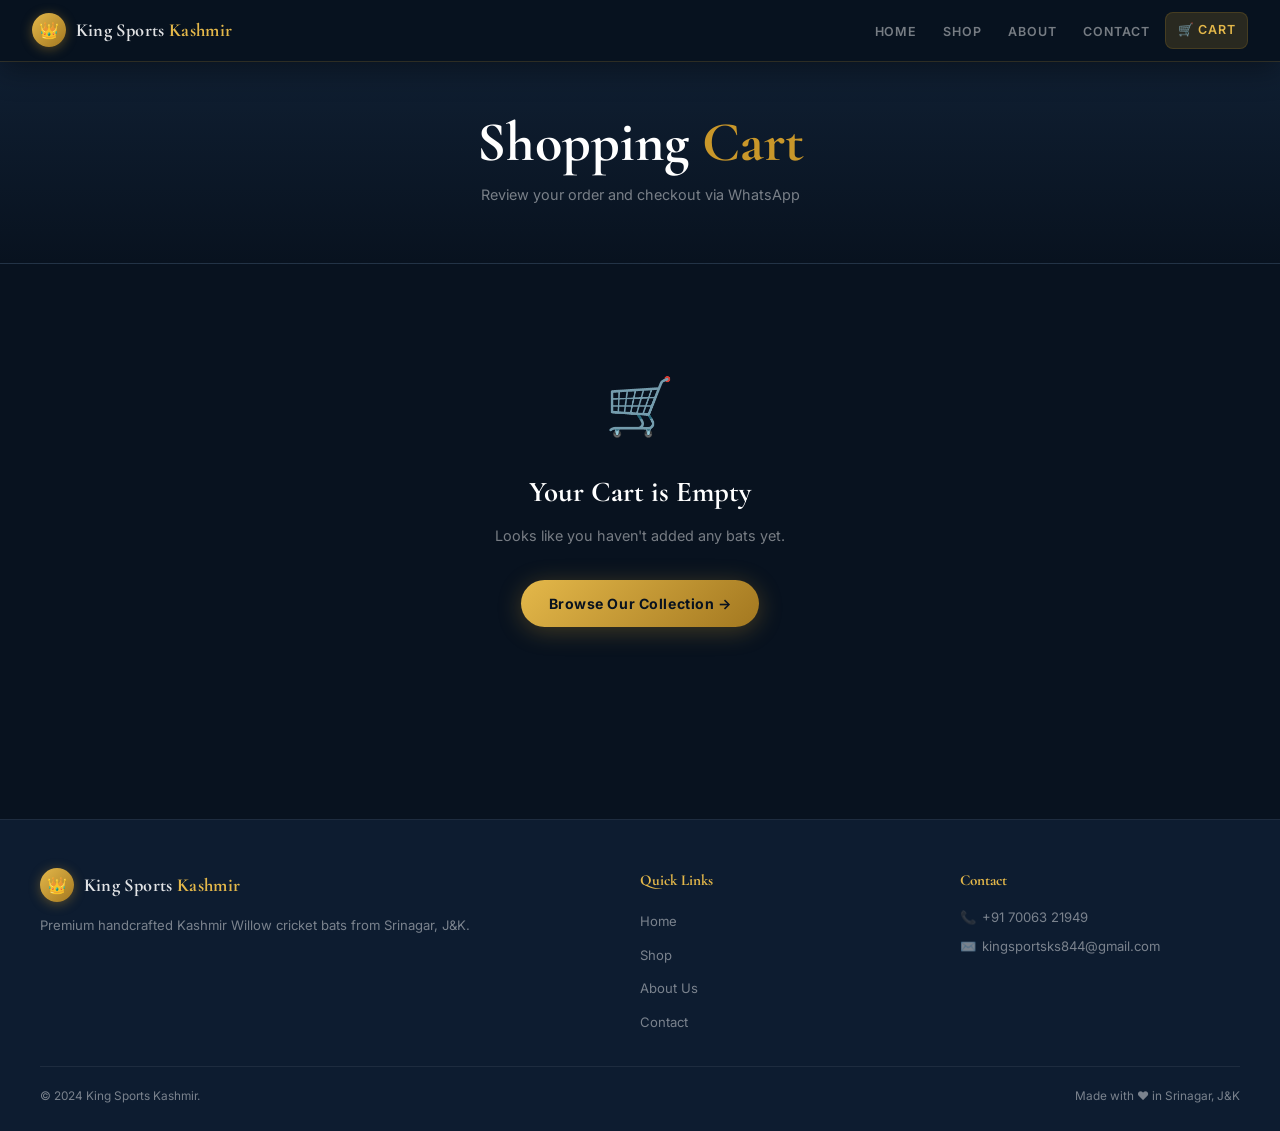
<file: cart.html>
<!DOCTYPE html>
<html lang="en">
<head>
<meta charset="UTF-8">
<meta name="viewport" content="width=device-width,initial-scale=1.0">
<title>Cart – King Sports Kashmir</title>
<meta name="description" content="Your shopping cart at King Sports Kashmir. Review and checkout via WhatsApp.">
<link rel="stylesheet" href="style.css">
</head>
<body>

<nav class="navbar scrolled" id="navbar">
  <a href="index.html" class="nav-brand">
    <div class="brand-crown">👑</div>
    <div class="brand-name">King Sports <span>Kashmir</span></div>
  </a>
  <ul class="nav-links" id="navLinks">
    <li><a href="index.html">Home</a></li>
    <li><a href="shop.html">Shop</a></li>
    <li><a href="about.html">About</a></li>
    <li><a href="contact.html">Contact</a></li>
    <li><a href="cart.html" class="nav-cart active">🛒 Cart<span class="cart-count" id="cartCount"></span></a></li>
  </ul>
  <button class="menu-toggle" id="menuToggle"><span></span><span></span><span></span></button>
</nav>

<div class="page-hero">
  <h1>Shopping <span style="color:var(--gold)">Cart</span></h1>
  <p>Review your order and checkout via WhatsApp</p>
</div>

<section class="section" style="padding-top:2rem" id="cartSection"></section>

<footer>
  <div class="footer-grid">
    <div><div class="nav-brand"><div class="brand-crown">👑</div><div class="brand-name">King Sports <span>Kashmir</span></div></div><p class="footer-brand-desc">Premium handcrafted Kashmir Willow cricket bats from Srinagar, J&K.</p></div>
    <div><h4 class="footer-heading">Quick Links</h4><ul class="footer-links"><li><a href="index.html">Home</a></li><li><a href="shop.html">Shop</a></li><li><a href="about.html">About Us</a></li><li><a href="contact.html">Contact</a></li></ul></div>
    <div><h4 class="footer-heading">Contact</h4><div class="footer-contact-item">📞 <a href="tel:+917006321949">+91 70063 21949</a></div><div class="footer-contact-item">✉️ <a href="mailto:kingsportsks844@gmail.com">kingsportsks844@gmail.com</a></div></div>
  </div>
  <div class="footer-bottom"><span>© 2024 King Sports Kashmir.</span><span>Made with ❤️ in Srinagar, J&K</span></div>
</footer>

<script>
const CART_KEY='ksk_cart';
const WA='https://wa.me/917006321949';
const FB='https://images.unsplash.com/photo-1540747913346-19e32dc3e97e?w=120&q=80';

function getCart(){ try{return JSON.parse(localStorage.getItem(CART_KEY)||'[]');}catch{return[];} }
function saveCart(c){ localStorage.setItem(CART_KEY,JSON.stringify(c)); updateCount(); }
function removeItem(id){ saveCart(getCart().filter(i=>i.id!==id)); render(); }
function setQty(id,qty){
  const cart=getCart(), item=cart.find(i=>i.id===id);
  if(!item) return;
  if(qty<=0){ removeItem(id); return; }
  item.qty=Math.min(qty,item.stock||qty);
  saveCart(cart); render();
}
function clearAll(){ localStorage.removeItem(CART_KEY); updateCount(); render(); }
function fmt(p){return'₹'+Number(p).toLocaleString('en-IN');}
function updateCount(){
  const n=getCart().reduce((s,i)=>s+(i.qty||0),0);
  document.querySelectorAll('.cart-count').forEach(el=>{ el.textContent=n||''; el.style.display=n>0?'flex':'none'; });
}
function waOrder(){
  const cart=getCart(); if(!cart.length) return;
  let msg=`Hi, I want to order from *King Sports Kashmir*:\n\n`,total=0;
  cart.forEach(i=>{msg+=`• ${i.qty}x ${i.name} — ${fmt(i.price*i.qty)}\n`;total+=i.price*i.qty;});
  msg+=`\n*Total: ${fmt(total)}*\n\nKindly confirm availability. Thank you!`;
  window.open(WA+'?text='+encodeURIComponent(msg),'_blank');
}

function render(){
  updateCount();
  const sec=document.getElementById('cartSection');
  const cart=getCart();
  if(!cart.length){
    sec.innerHTML=`<div class="empty-cart"><div class="empty-cart-icon">🛒</div><h3>Your Cart is Empty</h3><p>Looks like you haven't added any bats yet.</p><a href="shop.html" class="btn-primary">Browse Our Collection →</a></div>`;
    return;
  }
  const subtotal=cart.reduce((s,i)=>s+i.price*i.qty,0);
  const totalItems=cart.reduce((s,i)=>s+i.qty,0);

  sec.innerHTML=`
  <div class="cart-layout">
    <div>
      ${cart.map(item=>`
        <div class="cart-item">
          <img class="cart-item-img" src="${item.image||FB}" alt="${item.name}" onerror="this.src='${FB}'">
          <div class="cart-item-info">
            <div class="cart-item-name">${item.name}</div>
            <div class="cart-item-price">${fmt(item.price)} each</div>
            <div class="qty-controls">
              <button class="qty-btn" onclick="setQty('${item.id}',${item.qty-1})">−</button>
              <span class="qty-num">${item.qty}</span>
              <button class="qty-btn" onclick="setQty('${item.id}',${item.qty+1})" ${item.qty>=item.stock?'disabled':''}>+</button>
              <span style="color:var(--muted);font-size:.8rem;margin-left:.5rem">= ${fmt(item.price*item.qty)}</span>
            </div>
          </div>
          <button class="cart-item-remove" onclick="removeItem('${item.id}')" title="Remove">🗑</button>
        </div>
      `).join('')}
      <div style="display:flex;gap:1rem;margin-top:1rem;flex-wrap:wrap">
        <a href="shop.html" class="btn-outline" style="font-size:.88rem;padding:.6rem 1.25rem">← Continue Shopping</a>
        <button onclick="if(confirm('Clear cart?'))clearAll()" style="background:rgba(231,76,60,.12);border:1px solid rgba(231,76,60,.25);color:#e74c3c;padding:.6rem 1.25rem;border-radius:50px;font-size:.88rem;font-weight:600;cursor:pointer">Clear Cart</button>
      </div>
    </div>
    <div class="cart-summary-box">
      <div class="summary-title">Order Summary</div>
      <div class="summary-row"><span>Items (${totalItems})</span><span>${fmt(subtotal)}</span></div>
      <div class="summary-row"><span>Delivery</span><span style="color:#2ed573">Free</span></div>
      <div class="summary-total"><span>Total</span><span class="summary-total-price">${fmt(subtotal)}</span></div>
      <button class="btn-checkout" onclick="waOrder()">
        <svg width="20" height="20" viewBox="0 0 24 24" fill="currentColor"><path d="M17.472 14.382c-.297-.149-1.758-.867-2.03-.967-.273-.099-.471-.148-.67.15-.197.297-.767.966-.94 1.164-.173.199-.347.223-.644.075-.297-.15-1.255-.463-2.39-1.475-.883-.788-1.48-1.761-1.653-2.059-.173-.297-.018-.458.13-.606.134-.133.298-.347.446-.52.149-.174.198-.298.298-.497.099-.198.05-.371-.025-.52-.075-.149-.669-1.612-.916-2.207-.242-.579-.487-.5-.669-.51-.173-.008-.371-.01-.57-.01-.198 0-.52.074-.792.372-.272.297-1.04 1.016-1.04 2.479 0 1.462 1.065 2.875 1.213 3.074.149.198 2.096 3.2 5.077 4.487.709.306 1.262.489 1.694.625.712.227 1.36.195 1.871.118.571-.085 1.758-.719 2.006-1.413.248-.694.248-1.289.173-1.413-.074-.124-.272-.198-.57-.347m-5.421 7.403h-.004a9.87 9.87 0 01-5.031-1.378l-.361-.214-3.741.982.998-3.648-.235-.374a9.86 9.86 0 01-1.51-5.26c.001-5.45 4.436-9.884 9.888-9.884 2.64 0 5.122 1.03 6.988 2.898a9.825 9.825 0 012.893 6.994c-.003 5.45-4.437 9.884-9.885 9.884m8.413-18.297A11.815 11.815 0 0012.05 0C5.495 0 .16 5.335.157 11.892c0 2.096.547 4.142 1.588 5.945L.057 24l6.305-1.654a11.882 11.882 0 005.683 1.448h.005c6.554 0 11.89-5.335 11.893-11.893a11.821 11.821 0 00-3.48-8.413Z"/></svg>
        Checkout via WhatsApp
      </button>
      <p style="color:var(--muted);font-size:.78rem;text-align:center;margin-top:.75rem">We'll confirm availability & arrange delivery</p>
    </div>
  </div>`;
}

document.addEventListener('DOMContentLoaded',()=>{
  render();
  document.getElementById('menuToggle').onclick=()=>document.getElementById('navLinks').classList.toggle('open');
});
</script>
</body>
</html>
</file>
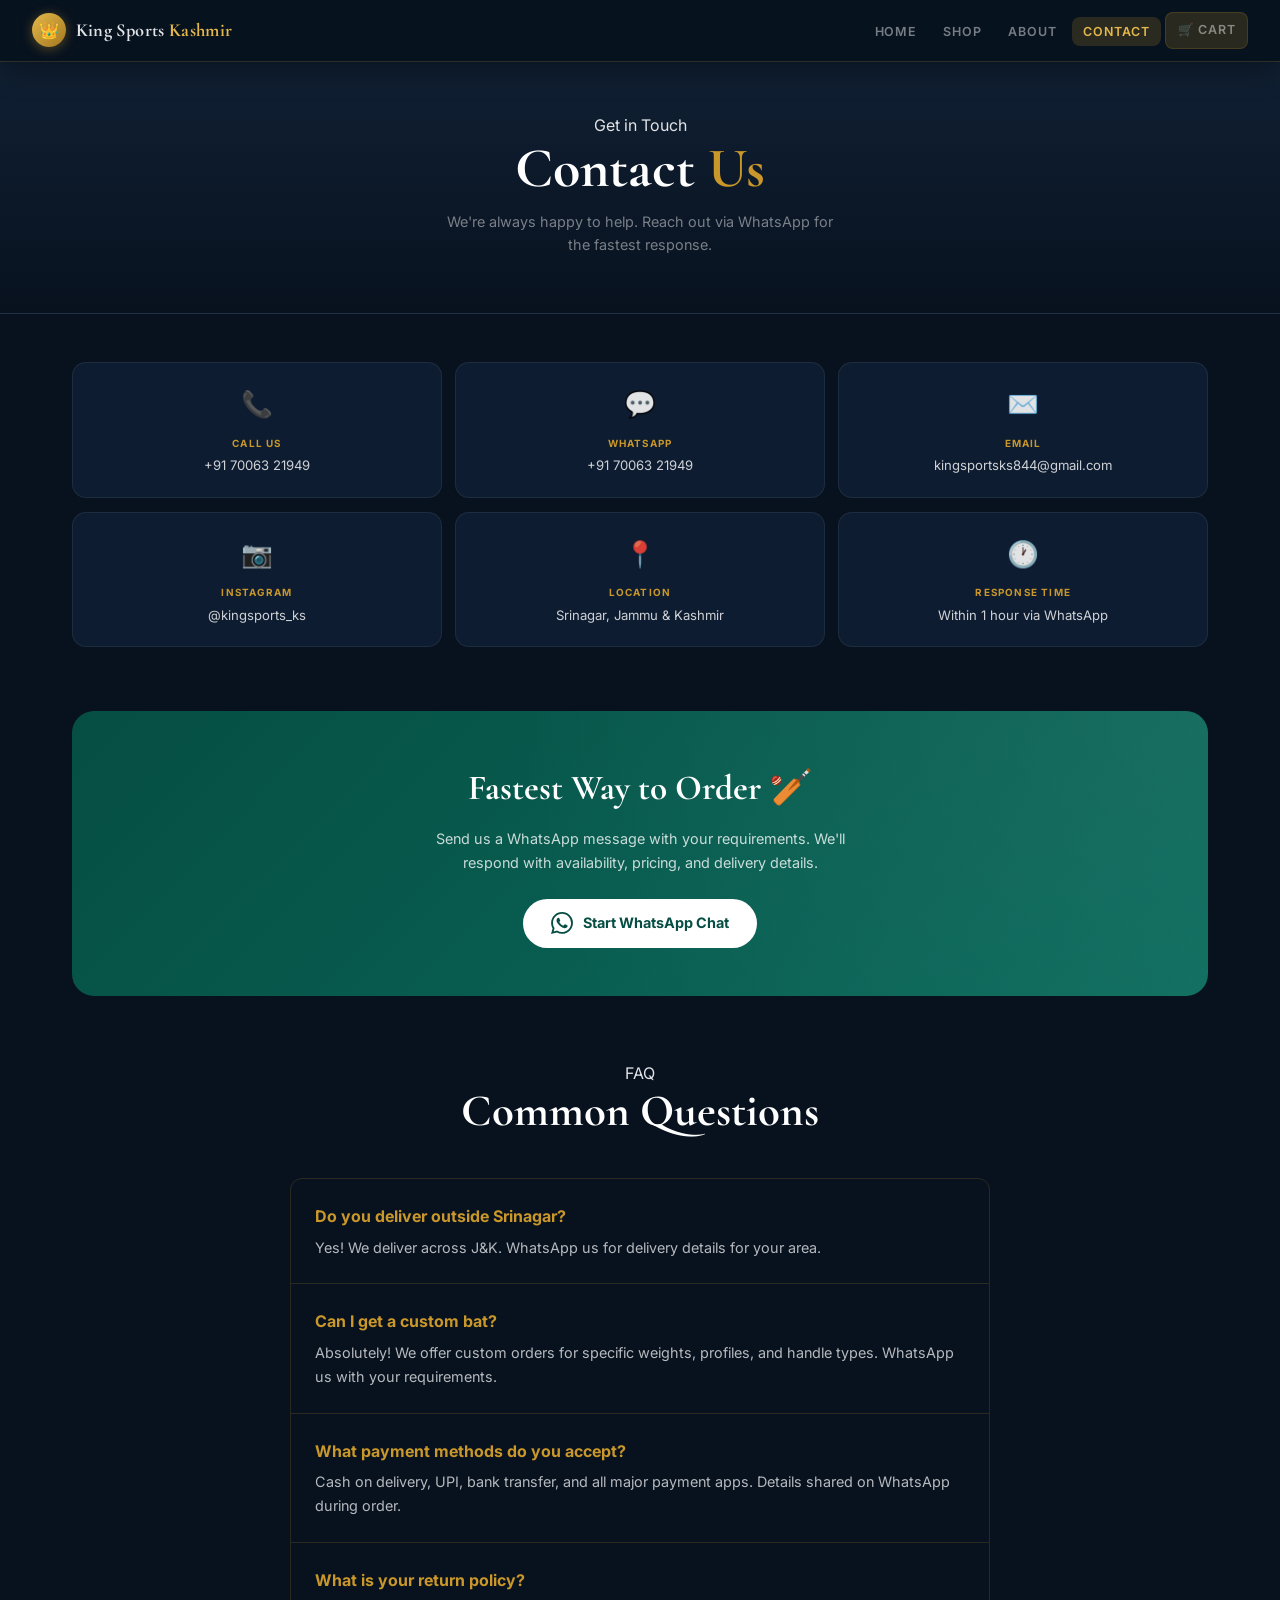
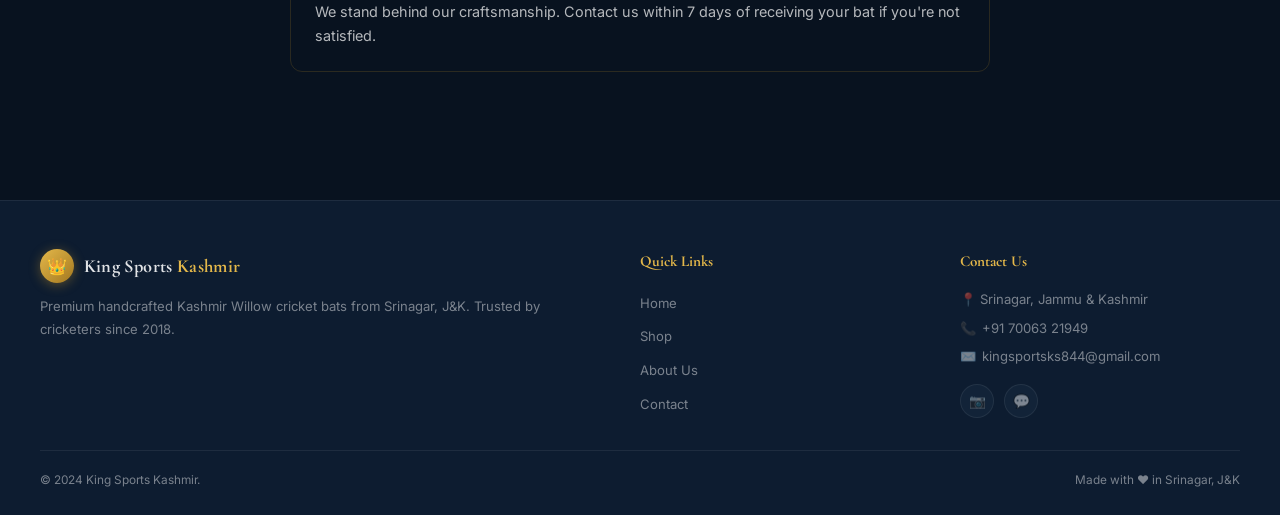
<file: contact.html>
<!DOCTYPE html>
<html lang="en">
<head>
<meta charset="UTF-8">
<meta name="viewport" content="width=device-width,initial-scale=1.0">
<title>Contact – King Sports Kashmir | Srinagar Cricket Shop</title>
<meta name="description" content="Contact King Sports Kashmir. Call, WhatsApp or email us for cricket bat orders, custom requests, and delivery in Srinagar, J&K.">
<meta name="keywords" content="King Sports Kashmir contact, cricket bat shop Srinagar, buy cricket bat J&K">
<link rel="stylesheet" href="style.css">
<script type="application/ld+json">{"@context":"https://schema.org","@type":"LocalBusiness","name":"King Sports Kashmir","telephone":"+917006321949","email":"kingsportsks844@gmail.com","address":{"@type":"PostalAddress","addressLocality":"Srinagar","addressRegion":"Jammu & Kashmir","addressCountry":"IN"}}</script>
</head>
<body>

<nav class="navbar scrolled" id="navbar">
  <a href="index.html" class="nav-brand">
    <div class="brand-crown">👑</div>
    <div class="brand-name">King Sports <span>Kashmir</span></div>
  </a>
  <ul class="nav-links" id="navLinks">
    <li><a href="index.html">Home</a></li>
    <li><a href="shop.html">Shop</a></li>
    <li><a href="about.html">About</a></li>
    <li><a href="contact.html" class="active">Contact</a></li>
    <li><a href="cart.html" class="nav-cart">🛒 Cart<span class="cart-count" id="cartCount"></span></a></li>
  </ul>
  <button class="menu-toggle" id="menuToggle"><span></span><span></span><span></span></button>
</nav>

<div class="page-hero">
  <span class="section-label">Get in Touch</span>
  <h1>Contact <span style="color:var(--gold)">Us</span></h1>
  <p>We're always happy to help. Reach out via WhatsApp for the fastest response.</p>
</div>

<section class="section" style="padding-top:3rem">
  <div class="contact-grid" style="margin-bottom:4rem">
    <a href="tel:+917006321949" class="contact-card"><div class="contact-icon">📞</div><div class="contact-label">Call Us</div><div class="contact-value">+91 70063 21949</div></a>
    <a href="https://wa.me/917006321949" target="_blank" class="contact-card"><div class="contact-icon">💬</div><div class="contact-label">WhatsApp</div><div class="contact-value">+91 70063 21949</div></a>
    <a href="mailto:kingsportsks844@gmail.com" class="contact-card"><div class="contact-icon">✉️</div><div class="contact-label">Email</div><div class="contact-value" style="font-size:.82rem">kingsportsks844@gmail.com</div></a>
    <a href="https://instagram.com/kingsports_ks" target="_blank" class="contact-card"><div class="contact-icon">📷</div><div class="contact-label">Instagram</div><div class="contact-value">@kingsports_ks</div></a>
    <div class="contact-card"><div class="contact-icon">📍</div><div class="contact-label">Location</div><div class="contact-value">Srinagar, Jammu & Kashmir</div></div>
    <div class="contact-card"><div class="contact-icon">🕐</div><div class="contact-label">Response Time</div><div class="contact-value">Within 1 hour via WhatsApp</div></div>
  </div>

  <div class="wa-cta" style="margin:0 0 4rem">
    <h2>Fastest Way to Order 🏏</h2>
    <p>Send us a WhatsApp message with your requirements. We'll respond with availability, pricing, and delivery details.</p>
    <a href="https://wa.me/917006321949?text=Hi%2C%20I'm%20interested%20in%20a%20cricket%20bat%20from%20King%20Sports%20Kashmir." target="_blank" class="btn-wa-lg">
      <svg width="22" height="22" viewBox="0 0 24 24" fill="currentColor"><path d="M17.472 14.382c-.297-.149-1.758-.867-2.03-.967-.273-.099-.471-.148-.67.15-.197.297-.767.966-.94 1.164-.173.199-.347.223-.644.075-.297-.15-1.255-.463-2.39-1.475-.883-.788-1.48-1.761-1.653-2.059-.173-.297-.018-.458.13-.606.134-.133.298-.347.446-.52.149-.174.198-.298.298-.497.099-.198.05-.371-.025-.52-.075-.149-.669-1.612-.916-2.207-.242-.579-.487-.5-.669-.51-.173-.008-.371-.01-.57-.01-.198 0-.52.074-.792.372-.272.297-1.04 1.016-1.04 2.479 0 1.462 1.065 2.875 1.213 3.074.149.198 2.096 3.2 5.077 4.487.709.306 1.262.489 1.694.625.712.227 1.36.195 1.871.118.571-.085 1.758-.719 2.006-1.413.248-.694.248-1.289.173-1.413-.074-.124-.272-.198-.57-.347m-5.421 7.403h-.004a9.87 9.87 0 01-5.031-1.378l-.361-.214-3.741.982.998-3.648-.235-.374a9.86 9.86 0 01-1.51-5.26c.001-5.45 4.436-9.884 9.888-9.884 2.64 0 5.122 1.03 6.988 2.898a9.825 9.825 0 012.893 6.994c-.003 5.45-4.437 9.884-9.885 9.884m8.413-18.297A11.815 11.815 0 0012.05 0C5.495 0 .16 5.335.157 11.892c0 2.096.547 4.142 1.588 5.945L.057 24l6.305-1.654a11.882 11.882 0 005.683 1.448h.005c6.554 0 11.89-5.335 11.893-11.893a11.821 11.821 0 00-3.48-8.413Z"/></svg>
      Start WhatsApp Chat
    </a>
  </div>

  <!-- FAQ -->
  <div class="section-header"><span class="section-label">FAQ</span><h2 class="section-title">Common Questions</h2></div>
  <div style="max-width:700px;margin:0 auto">
    <div style="background:var(--navy-light);border:1px solid var(--border);border-radius:12px;overflow:hidden">
      <div style="padding:1.5rem;border-bottom:1px solid var(--border)"><h4 style="color:var(--gold);margin-bottom:.4rem">Do you deliver outside Srinagar?</h4><p style="color:rgba(255,255,255,.7);font-size:.9rem">Yes! We deliver across J&K. WhatsApp us for delivery details for your area.</p></div>
      <div style="padding:1.5rem;border-bottom:1px solid var(--border)"><h4 style="color:var(--gold);margin-bottom:.4rem">Can I get a custom bat?</h4><p style="color:rgba(255,255,255,.7);font-size:.9rem">Absolutely! We offer custom orders for specific weights, profiles, and handle types. WhatsApp us with your requirements.</p></div>
      <div style="padding:1.5rem;border-bottom:1px solid var(--border)"><h4 style="color:var(--gold);margin-bottom:.4rem">What payment methods do you accept?</h4><p style="color:rgba(255,255,255,.7);font-size:.9rem">Cash on delivery, UPI, bank transfer, and all major payment apps. Details shared on WhatsApp during order.</p></div>
      <div style="padding:1.5rem"><h4 style="color:var(--gold);margin-bottom:.4rem">What is your return policy?</h4><p style="color:rgba(255,255,255,.7);font-size:.9rem">We stand behind our craftsmanship. Contact us within 7 days of receiving your bat if you're not satisfied.</p></div>
    </div>
  </div>
</section>

<footer>
  <div class="footer-grid">
    <div><div class="nav-brand"><div class="brand-crown">👑</div><div class="brand-name">King Sports <span>Kashmir</span></div></div><p class="footer-brand-desc">Premium handcrafted Kashmir Willow cricket bats from Srinagar, J&K. Trusted by cricketers since 2018.</p></div>
    <div><h4 class="footer-heading">Quick Links</h4><ul class="footer-links"><li><a href="index.html">Home</a></li><li><a href="shop.html">Shop</a></li><li><a href="about.html">About Us</a></li><li><a href="contact.html">Contact</a></li></ul></div>
    <div><h4 class="footer-heading">Contact Us</h4><div class="footer-contact-item">📍 Srinagar, Jammu & Kashmir</div><div class="footer-contact-item">📞 <a href="tel:+917006321949">+91 70063 21949</a></div><div class="footer-contact-item">✉️ <a href="mailto:kingsportsks844@gmail.com">kingsportsks844@gmail.com</a></div><div class="footer-social" style="margin-top:1rem"><a href="https://instagram.com/kingsports_ks" target="_blank" class="social-link">📷</a><a href="https://wa.me/917006321949" target="_blank" class="social-link">💬</a></div></div>
  </div>
  <div class="footer-bottom"><span>© 2024 King Sports Kashmir.</span><span>Made with ❤️ in Srinagar, J&K</span></div>
</footer>

<script>
function updateCount(){
  const n=(()=>{try{return JSON.parse(localStorage.getItem('ksk_cart')||'[]');}catch{return[];}})().reduce((s,i)=>s+(i.qty||0),0);
  document.querySelectorAll('.cart-count').forEach(el=>{el.textContent=n||'';el.style.display=n>0?'flex':'none';});
}
document.addEventListener('DOMContentLoaded',()=>{
  updateCount();
  document.getElementById('menuToggle').onclick=()=>document.getElementById('navLinks').classList.toggle('open');
});
</script>
</body>
</html>
</file>
<file: style.css>
/* =========================================================
   KING SPORTS KASHMIR — Main Stylesheet
   Mobile-first · Navy + Gold · Premium Cricket Brand
   ========================================================= */

@import url('https://fonts.googleapis.com/css2?family=Cormorant+Garamond:wght@400;600;700&family=Inter:wght@300;400;500;600;700&display=swap');

/* ── Variables ─────────────────────────────────────────── */
:root {
  --navy:        #08121f;
  --navy-2:      #0d1c30;
  --navy-3:      #122338;
  --navy-4:      #1a3050;
  --gold:        #c9972a;
  --gold-lt:     #e4b84a;
  --gold-dk:     #a37820;
  --gold-glow:   rgba(201,151,42,.18);
  --white:       #ffffff;
  --off-white:   #f5f0e8;
  --text:        rgba(255,255,255,.88);
  --text-muted:  rgba(255,255,255,.45);
  --border:      rgba(201,151,42,.18);
  --border-soft: rgba(255,255,255,.07);
  --r-sm:  8px;
  --r-md:  14px;
  --r-lg:  22px;
  --r-xl:  32px;
  --shadow-card: 0 2px 20px rgba(0,0,0,.35);
  --shadow-gold: 0 4px 24px rgba(201,151,42,.3);
  --transition: .25s cubic-bezier(.4,0,.2,1);
}

/* ── Reset ─────────────────────────────────────────────── */
*, *::before, *::after { box-sizing: border-box; margin: 0; padding: 0; }
html { scroll-behavior: smooth; font-size: 16px; -webkit-text-size-adjust: 100%; }
body {
  font-family: 'Inter', sans-serif;
  background: var(--navy);
  color: var(--text);
  line-height: 1.65;
  overflow-x: hidden;
  -webkit-font-smoothing: antialiased;
}
img { max-width: 100%; display: block; }
a { text-decoration: none; color: inherit; }
button { cursor: pointer; border: none; background: none; font-family: inherit; }
input, select, textarea { font-family: inherit; }

/* ── Typography helpers ────────────────────────────────── */
.serif { font-family: 'Cormorant Garamond', serif; }
.gold  { color: var(--gold-lt); }

/* ═══════════════════════════════════════════════════════
   NAVBAR
═══════════════════════════════════════════════════════ */
.navbar {
  position: fixed;
  top: 0; left: 0; right: 0;
  z-index: 1000;
  padding: 1rem 1.25rem;
  display: flex;
  align-items: center;
  justify-content: space-between;
  gap: 1rem;
  transition: background var(--transition), box-shadow var(--transition), padding var(--transition);
}
.navbar.scrolled {
  background: rgba(8,18,31,.96);
  backdrop-filter: blur(16px);
  -webkit-backdrop-filter: blur(16px);
  padding: .75rem 1.25rem;
  box-shadow: 0 1px 0 var(--border), 0 8px 30px rgba(0,0,0,.4);
}

/* Brand */
.nav-brand {
  display: flex;
  align-items: center;
  gap: .6rem;
  flex-shrink: 0;
  z-index: 1001;
}
.brand-crown {
  width: 34px; height: 34px;
  background: linear-gradient(135deg, var(--gold-lt), var(--gold-dk));
  border-radius: 50%;
  display: flex; align-items: center; justify-content: center;
  font-size: 1rem;
  box-shadow: 0 2px 12px rgba(201,151,42,.4);
  flex-shrink: 0;
}
.brand-name {
  font-family: 'Cormorant Garamond', serif;
  font-size: 1.15rem;
  font-weight: 700;
  letter-spacing: .02em;
  line-height: 1.1;
  white-space: nowrap;
}
.brand-name span { color: var(--gold-lt); }

/* Nav links */
.nav-links {
  display: flex;
  align-items: center;
  gap: .25rem;
  list-style: none;
}
.nav-links a {
  font-size: .78rem;
  font-weight: 600;
  letter-spacing: .07em;
  text-transform: uppercase;
  color: var(--text-muted);
  padding: .45rem .7rem;
  border-radius: var(--r-sm);
  transition: color var(--transition), background var(--transition);
}
.nav-links a:hover,
.nav-links a.active { color: var(--gold-lt); background: var(--gold-glow); }

/* Cart pill */
.nav-cart {
  position: relative;
  display: inline-flex;
  align-items: center;
  gap: .35rem;
  background: var(--gold-glow);
  border: 1px solid var(--border);
  padding: .45rem .9rem;
  border-radius: 50px;
  font-size: .78rem;
  font-weight: 700;
  color: var(--gold-lt);
  letter-spacing: .04em;
  transition: all var(--transition);
}
.nav-cart:hover { background: var(--gold); color: var(--navy); border-color: var(--gold); }
.cart-count {
  position: absolute;
  top: -5px; right: -5px;
  background: #e74c3c;
  color: #fff;
  width: 17px; height: 17px;
  border-radius: 50%;
  font-size: .6rem;
  font-weight: 700;
  display: none;
  align-items: center;
  justify-content: center;
  border: 2px solid var(--navy);
}

/* Hamburger */
.menu-toggle {
  display: none;
  flex-direction: column;
  justify-content: center;
  gap: 5px;
  width: 38px; height: 38px;
  border-radius: var(--r-sm);
  background: var(--gold-glow);
  border: 1px solid var(--border);
  z-index: 1001;
  flex-shrink: 0;
}
.menu-toggle span {
  width: 18px; height: 2px;
  background: var(--gold-lt);
  border-radius: 2px;
  margin: 0 auto;
  transition: var(--transition);
  display: block;
}

/* ═══════════════════════════════════════════════════════
   HERO
═══════════════════════════════════════════════════════ */
.hero {
  min-height: 100svh;
  display: flex;
  align-items: center;
  position: relative;
  overflow: hidden;
  background: radial-gradient(ellipse 80% 60% at 30% 50%, #142238 0%, var(--navy) 70%);
  padding-top: 80px;
}
.hero-bg {
  position: absolute; inset: 0;
  background: url('https://images.unsplash.com/photo-1540747913346-19e32dc3e97e?w=1600&q=80') center/cover;
  opacity: .05;
}
/* Decorative gold orb */
.hero::before {
  content: '';
  position: absolute;
  width: 500px; height: 500px;
  border-radius: 50%;
  background: radial-gradient(circle, rgba(201,151,42,.12) 0%, transparent 70%);
  top: -100px; right: -100px;
  pointer-events: none;
}
.hero::after {
  content: '';
  position: absolute;
  bottom: 0; left: 0; right: 0;
  height: 120px;
  background: linear-gradient(transparent, var(--navy));
  pointer-events: none;
}

.hero-content {
  position: relative;
  z-index: 2;
  width: 100%;
  max-width: 680px;
  padding: 3rem 1.5rem 4rem;
  margin: 0 auto;
  text-align: center;
  animation: fadeUp .9s ease both;
}

@keyframes fadeUp {
  from { opacity: 0; transform: translateY(28px); }
  to   { opacity: 1; transform: translateY(0); }
}

.hero-badge {
  display: inline-flex;
  align-items: center;
  gap: .5rem;
  background: rgba(201,151,42,.1);
  border: 1px solid rgba(201,151,42,.3);
  padding: .35rem 1rem;
  border-radius: 50px;
  font-size: .7rem;
  font-weight: 700;
  color: var(--gold-lt);
  letter-spacing: .12em;
  text-transform: uppercase;
  margin-bottom: 1.5rem;
}

.hero-title {
  font-family: 'Cormorant Garamond', serif;
  font-size: clamp(2.8rem, 10vw, 5.5rem);
  font-weight: 700;
  line-height: 1.0;
  color: var(--white);
  margin-bottom: 1.25rem;
}
.hero-title .gold { color: var(--gold-lt); }

.hero-subtitle {
  font-size: clamp(.9rem, 2.5vw, 1.05rem);
  color: var(--text-muted);
  max-width: 460px;
  margin: 0 auto 2rem;
  line-height: 1.75;
}

.hero-actions {
  display: flex;
  gap: .75rem;
  justify-content: center;
  flex-wrap: wrap;
  margin-bottom: 2.5rem;
}

.hero-stats {
  display: flex;
  gap: 0;
  justify-content: center;
  border: 1px solid var(--border);
  border-radius: var(--r-lg);
  background: rgba(255,255,255,.03);
  overflow: hidden;
  max-width: 380px;
  margin: 0 auto;
}
.hero-stat {
  flex: 1;
  padding: 1.1rem .5rem;
  border-right: 1px solid var(--border);
  text-align: center;
}
.hero-stat:last-child { border-right: none; }
.hero-stat-num {
  font-family: 'Cormorant Garamond', serif;
  font-size: 1.65rem;
  font-weight: 700;
  color: var(--gold-lt);
  line-height: 1;
  display: block;
}
.hero-stat-label {
  font-size: .6rem;
  color: var(--text-muted);
  text-transform: uppercase;
  letter-spacing: .08em;
  margin-top: .2rem;
  display: block;
}

/* ═══════════════════════════════════════════════════════
   BUTTONS
═══════════════════════════════════════════════════════ */
.btn-primary {
  display: inline-flex;
  align-items: center;
  gap: .5rem;
  background: linear-gradient(135deg, var(--gold-lt), var(--gold-dk));
  color: var(--navy);
  font-weight: 700;
  font-size: .88rem;
  letter-spacing: .04em;
  padding: .75rem 1.75rem;
  border-radius: 50px;
  box-shadow: var(--shadow-gold);
  transition: all var(--transition);
}
.btn-primary:hover { transform: translateY(-2px); box-shadow: 0 8px 28px rgba(201,151,42,.45); }
.btn-primary:active { transform: translateY(0); }

.btn-outline {
  display: inline-flex;
  align-items: center;
  gap: .5rem;
  border: 1.5px solid rgba(201,151,42,.45);
  color: var(--gold-lt);
  font-weight: 600;
  font-size: .88rem;
  letter-spacing: .03em;
  padding: .73rem 1.6rem;
  border-radius: 50px;
  transition: all var(--transition);
}
.btn-outline:hover { background: var(--gold-glow); border-color: var(--gold-lt); }

/* ═══════════════════════════════════════════════════════
   SECTIONS
═══════════════════════════════════════════════════════ */
.section {
  padding: 4rem 1.25rem;
  max-width: 1200px;
  margin: 0 auto;
}
.section-header {
  text-align: center;
  margin-bottom: 2.5rem;
}
.section-eyebrow {
  display: inline-block;
  font-size: .68rem;
  font-weight: 700;
  letter-spacing: .18em;
  text-transform: uppercase;
  color: var(--gold-lt);
  margin-bottom: .6rem;
}
.section-title {
  font-family: 'Cormorant Garamond', serif;
  font-size: clamp(1.8rem, 5vw, 2.8rem);
  font-weight: 700;
  line-height: 1.15;
  color: var(--white);
}
.section-sub {
  color: var(--text-muted);
  font-size: .9rem;
  max-width: 480px;
  margin: .6rem auto 0;
  line-height: 1.7;
}

.section-divider { background: var(--navy-2); }

/* ═══════════════════════════════════════════════════════
   PRODUCT CARDS
═══════════════════════════════════════════════════════ */
.products-grid {
  display: grid;
  grid-template-columns: repeat(auto-fill, minmax(260px, 1fr));
  gap: 1.25rem;
}

.product-card {
  background: var(--navy-2);
  border: 1px solid var(--border-soft);
  border-radius: var(--r-lg);
  overflow: hidden;
  position: relative;
  transition: transform var(--transition), box-shadow var(--transition), border-color var(--transition);
  display: flex;
  flex-direction: column;
}
.product-card:hover {
  transform: translateY(-5px);
  box-shadow: 0 16px 48px rgba(0,0,0,.5), 0 0 0 1px rgba(201,151,42,.25);
  border-color: rgba(201,151,42,.3);
}
.product-card:active { transform: translateY(-2px); }

.featured-badge {
  position: absolute;
  top: .75rem; left: .75rem;
  z-index: 2;
  background: linear-gradient(135deg, var(--gold-lt), var(--gold-dk));
  color: var(--navy);
  padding: .2rem .65rem;
  border-radius: 50px;
  font-size: .65rem;
  font-weight: 700;
  letter-spacing: .06em;
  text-transform: uppercase;
}

.card-image {
  height: 200px;
  overflow: hidden;
  background: var(--navy-3);
  flex-shrink: 0;
}
.card-image img {
  width: 100%; height: 100%;
  object-fit: cover;
  transition: transform .6s ease;
}
.product-card:hover .card-image img { transform: scale(1.07); }

.card-body {
  padding: 1.1rem 1.1rem 1.25rem;
  display: flex;
  flex-direction: column;
  flex: 1;
}
.card-category {
  font-size: .65rem;
  font-weight: 700;
  letter-spacing: .12em;
  text-transform: uppercase;
  color: var(--gold);
  margin-bottom: .3rem;
}
.card-title {
  font-family: 'Cormorant Garamond', serif;
  font-size: 1.2rem;
  font-weight: 700;
  color: var(--white);
  line-height: 1.25;
  margin-bottom: .4rem;
}
.card-desc {
  font-size: .8rem;
  color: var(--text-muted);
  line-height: 1.55;
  margin-bottom: .65rem;
  flex: 1;
}
.card-price {
  font-family: 'Cormorant Garamond', serif;
  font-size: 1.45rem;
  font-weight: 700;
  color: var(--gold-lt);
  line-height: 1;
  margin-bottom: .5rem;
}
.card-stock { margin-bottom: .85rem; }

/* Stock badges */
.badge {
  display: inline-block;
  padding: .18rem .6rem;
  border-radius: 50px;
  font-size: .65rem;
  font-weight: 700;
  letter-spacing: .06em;
  text-transform: uppercase;
}
.badge-stock { background: rgba(46,213,115,.12); color: #2ed573; border: 1px solid rgba(46,213,115,.25); }
.badge-low   { background: rgba(255,165,0,.12);  color: #ffa502; border: 1px solid rgba(255,165,0,.25); }
.badge-sold  { background: rgba(231,76,60,.12);  color: #e74c3c; border: 1px solid rgba(231,76,60,.25); }

/* Card action buttons */
.card-actions {
  display: grid;
  grid-template-columns: 1fr auto;
  gap: .5rem;
}
.btn-cart {
  background: linear-gradient(135deg, var(--gold-lt), var(--gold-dk));
  color: var(--navy);
  font-weight: 700;
  font-size: .82rem;
  letter-spacing: .03em;
  padding: .65rem .75rem;
  border-radius: var(--r-sm);
  transition: all var(--transition);
}
.btn-cart:hover:not(:disabled) { box-shadow: var(--shadow-gold); transform: translateY(-1px); }
.btn-cart:disabled { background: var(--navy-4); color: var(--text-muted); cursor: not-allowed; }

.btn-wa {
  background: rgba(37,211,102,.1);
  border: 1px solid rgba(37,211,102,.22);
  color: #25d366;
  padding: .65rem .75rem;
  border-radius: var(--r-sm);
  display: flex;
  align-items: center;
  justify-content: center;
  transition: all var(--transition);
  min-width: 42px;
}
.btn-wa:hover { background: rgba(37,211,102,.2); transform: translateY(-1px); }

/* ═══════════════════════════════════════════════════════
   FEATURES / WHY US
═══════════════════════════════════════════════════════ */
.features-grid {
  display: grid;
  grid-template-columns: repeat(2, 1fr);
  gap: 1rem;
}
.feature-card {
  background: var(--navy-2);
  border: 1px solid var(--border-soft);
  border-radius: var(--r-md);
  padding: 1.5rem 1.25rem;
  transition: border-color var(--transition), box-shadow var(--transition), transform var(--transition);
}
.feature-card:hover {
  border-color: var(--border);
  box-shadow: 0 8px 24px rgba(0,0,0,.3);
  transform: translateY(-3px);
}
.feature-icon {
  font-size: 1.75rem;
  margin-bottom: .85rem;
  display: block;
}
.feature-title {
  font-family: 'Cormorant Garamond', serif;
  font-size: 1.05rem;
  font-weight: 700;
  color: var(--white);
  margin-bottom: .4rem;
}
.feature-text { font-size: .82rem; color: var(--text-muted); line-height: 1.6; }

/* ═══════════════════════════════════════════════════════
   TESTIMONIALS
═══════════════════════════════════════════════════════ */
.testimonials-grid {
  display: grid;
  grid-template-columns: 1fr;
  gap: 1rem;
}
.testimonial-card {
  background: var(--navy-2);
  border: 1px solid var(--border-soft);
  border-radius: var(--r-md);
  padding: 1.5rem;
  position: relative;
  overflow: hidden;
}
.testimonial-card::before {
  content: '"';
  position: absolute;
  top: .5rem; right: 1.1rem;
  font-family: 'Cormorant Garamond', serif;
  font-size: 5rem;
  color: rgba(201,151,42,.08);
  line-height: 1;
  pointer-events: none;
}
.testimonial-stars { color: var(--gold-lt); font-size: .85rem; margin-bottom: .75rem; letter-spacing: .05em; }
.testimonial-text { font-size: .88rem; color: rgba(255,255,255,.7); line-height: 1.7; margin-bottom: 1rem; font-style: italic; }
.testimonial-author { font-weight: 700; font-size: .85rem; color: var(--white); }
.testimonial-location { font-size: .73rem; color: var(--gold); margin-top: .15rem; }

/* ═══════════════════════════════════════════════════════
   WHATSAPP CTA BANNER
═══════════════════════════════════════════════════════ */
.wa-cta {
  background: linear-gradient(135deg, #064e43, #0a6b5c);
  border-radius: var(--r-lg);
  padding: 2.5rem 1.5rem;
  text-align: center;
  position: relative;
  overflow: hidden;
  margin: 0 1.25rem;
}
.wa-cta::before {
  content: '';
  position: absolute;
  inset: 0;
  background: radial-gradient(circle at top right, rgba(255,255,255,.06), transparent 60%);
  pointer-events: none;
}
.wa-cta h2 {
  font-family: 'Cormorant Garamond', serif;
  font-size: clamp(1.5rem, 5vw, 2.2rem);
  font-weight: 700;
  color: #fff;
  margin-bottom: .6rem;
  position: relative;
}
.wa-cta p {
  color: rgba(255,255,255,.78);
  font-size: .9rem;
  margin-bottom: 1.5rem;
  max-width: 420px;
  margin-left: auto;
  margin-right: auto;
  position: relative;
}
.btn-wa-lg {
  display: inline-flex;
  align-items: center;
  gap: .65rem;
  background: #fff;
  color: #064e43;
  font-weight: 700;
  font-size: .9rem;
  padding: .8rem 1.75rem;
  border-radius: 50px;
  transition: all var(--transition);
  position: relative;
}
.btn-wa-lg:hover { transform: translateY(-2px); box-shadow: 0 8px 24px rgba(0,0,0,.25); }

/* ═══════════════════════════════════════════════════════
   SHOP FILTERS
═══════════════════════════════════════════════════════ */
.shop-filters {
  display: flex;
  gap: .65rem;
  margin-bottom: 1.5rem;
  flex-wrap: wrap;
}
.filter-search, .filter-select {
  background: var(--navy-2);
  border: 1px solid var(--border-soft);
  color: var(--white);
  padding: .65rem .9rem;
  border-radius: var(--r-sm);
  font-size: .85rem;
  transition: border-color var(--transition);
  -webkit-appearance: none;
}
.filter-search {
  flex: 1;
  min-width: 180px;
}
.filter-search::placeholder { color: var(--text-muted); }
.filter-search:focus, .filter-select:focus { outline: none; border-color: var(--gold); }
.filter-select { min-width: 140px; cursor: pointer; }
.filter-select option { background: var(--navy-3); }
.product-count { font-size: .78rem; color: var(--text-muted); align-self: center; }

/* ═══════════════════════════════════════════════════════
   CART PAGE
═══════════════════════════════════════════════════════ */
.cart-layout {
  display: flex;
  flex-direction: column;
  gap: 1.5rem;
}
.cart-item {
  display: flex;
  align-items: flex-start;
  gap: 1rem;
  padding: 1rem;
  background: var(--navy-2);
  border: 1px solid var(--border-soft);
  border-radius: var(--r-md);
  transition: border-color var(--transition);
}
.cart-item:hover { border-color: var(--border); }
.cart-item-img {
  width: 72px; height: 72px;
  border-radius: var(--r-sm);
  object-fit: cover;
  flex-shrink: 0;
}
.cart-item-info { flex: 1; min-width: 0; }
.cart-item-name {
  font-family: 'Cormorant Garamond', serif;
  font-size: 1.05rem;
  font-weight: 700;
  color: var(--white);
  margin-bottom: .2rem;
  white-space: nowrap;
  overflow: hidden;
  text-overflow: ellipsis;
}
.cart-item-price { font-size: .82rem; color: var(--gold-lt); font-weight: 600; margin-bottom: .5rem; }
.qty-controls { display: flex; align-items: center; gap: .4rem; }
.qty-btn {
  width: 28px; height: 28px;
  background: var(--navy-3);
  border: 1px solid var(--border-soft);
  color: var(--white);
  border-radius: 6px;
  font-size: .95rem;
  font-weight: 700;
  display: flex; align-items: center; justify-content: center;
  transition: all var(--transition);
  flex-shrink: 0;
}
.qty-btn:hover:not(:disabled) { background: var(--gold); color: var(--navy); border-color: var(--gold); }
.qty-btn:disabled { opacity: .3; cursor: not-allowed; }
.qty-num { width: 26px; text-align: center; font-weight: 600; font-size: .9rem; }
.qty-line-total { font-size: .8rem; color: var(--text-muted); margin-left: .25rem; }
.cart-item-remove {
  color: rgba(231,76,60,.6);
  font-size: 1.1rem;
  padding: .3rem;
  transition: color var(--transition), transform var(--transition);
  flex-shrink: 0;
  align-self: flex-start;
}
.cart-item-remove:hover { color: #e74c3c; transform: scale(1.15); }

/* Cart summary */
.cart-summary-box {
  background: var(--navy-2);
  border: 1px solid var(--border);
  border-radius: var(--r-lg);
  padding: 1.5rem;
}
.summary-title {
  font-family: 'Cormorant Garamond', serif;
  font-size: 1.25rem;
  font-weight: 700;
  margin-bottom: 1.1rem;
  padding-bottom: 1rem;
  border-bottom: 1px solid var(--border-soft);
  color: var(--white);
}
.summary-row {
  display: flex;
  justify-content: space-between;
  font-size: .85rem;
  color: var(--text-muted);
  margin-bottom: .55rem;
}
.summary-total {
  display: flex;
  justify-content: space-between;
  align-items: center;
  margin-top: .9rem;
  padding-top: .9rem;
  border-top: 1px solid var(--border-soft);
  font-weight: 700;
  color: var(--white);
}
.summary-total-price {
  font-family: 'Cormorant Garamond', serif;
  font-size: 1.5rem;
  color: var(--gold-lt);
}
.btn-checkout {
  width: 100%;
  background: linear-gradient(135deg, #25d366, #0ea95b);
  color: #fff;
  font-weight: 700;
  font-size: .9rem;
  padding: .9rem 1rem;
  border-radius: var(--r-md);
  margin-top: 1.1rem;
  display: flex;
  align-items: center;
  justify-content: center;
  gap: .5rem;
  transition: all var(--transition);
  cursor: pointer;
  border: none;
  font-family: inherit;
}
.btn-checkout:hover { transform: translateY(-2px); box-shadow: 0 8px 20px rgba(37,211,102,.3); }

/* Empty cart */
.empty-cart { text-align: center; padding: 4rem 1.5rem; }
.empty-cart-icon { font-size: 3.5rem; margin-bottom: 1rem; }
.empty-cart h3 { font-family: 'Cormorant Garamond', serif; font-size: 1.8rem; font-weight: 700; margin-bottom: .5rem; color: var(--white); }
.empty-cart p { color: var(--text-muted); margin-bottom: 2rem; font-size: .9rem; }

/* ═══════════════════════════════════════════════════════
   PAGE HERO (inner pages)
═══════════════════════════════════════════════════════ */
.page-hero {
  padding: 6rem 1.25rem 3rem;
  text-align: center;
  background: linear-gradient(180deg, var(--navy-3) 0%, var(--navy) 100%);
  border-bottom: 1px solid var(--border-soft);
}
.page-hero .section-eyebrow { margin-bottom: .5rem; }
.page-hero h1 {
  font-family: 'Cormorant Garamond', serif;
  font-size: clamp(2.2rem, 8vw, 3.5rem);
  font-weight: 700;
  color: var(--white);
  line-height: 1.1;
  margin-bottom: .6rem;
}
.page-hero p { color: var(--text-muted); font-size: .9rem; max-width: 400px; margin: 0 auto; }

/* ═══════════════════════════════════════════════════════
   CONTACT
═══════════════════════════════════════════════════════ */
.contact-grid {
  display: grid;
  grid-template-columns: repeat(2, 1fr);
  gap: .85rem;
}
.contact-card {
  background: var(--navy-2);
  border: 1px solid var(--border-soft);
  border-radius: var(--r-md);
  padding: 1.25rem 1rem;
  text-align: center;
  transition: all var(--transition);
  display: block;
  color: inherit;
}
.contact-card:hover {
  border-color: var(--border);
  transform: translateY(-3px);
  box-shadow: 0 8px 24px rgba(0,0,0,.25);
}
.contact-icon { font-size: 1.6rem; margin-bottom: .6rem; }
.contact-label {
  font-size: .62rem;
  font-weight: 700;
  letter-spacing: .12em;
  text-transform: uppercase;
  color: var(--gold);
  margin-bottom: .25rem;
}
.contact-value { font-size: .82rem; color: rgba(255,255,255,.8); word-break: break-all; }

/* ═══════════════════════════════════════════════════════
   ABOUT PAGE
═══════════════════════════════════════════════════════ */
.about-grid {
  display: flex;
  flex-direction: column;
  gap: 2rem;
}
.about-image {
  border-radius: var(--r-lg);
  overflow: hidden;
  position: relative;
}
.about-image img { width: 100%; height: 260px; object-fit: cover; }
.about-text h2 {
  font-family: 'Cormorant Garamond', serif;
  font-size: clamp(1.8rem, 6vw, 2.6rem);
  font-weight: 700;
  line-height: 1.15;
  margin-bottom: 1.1rem;
  color: var(--white);
}
.about-text p { color: rgba(255,255,255,.68); line-height: 1.8; font-size: .9rem; margin-bottom: 1rem; }

/* Timeline */
.timeline { position: relative; padding-left: 2.5rem; }
.timeline::before {
  content: '';
  position: absolute;
  left: .65rem; top: 0; bottom: 0;
  width: 2px;
  background: linear-gradient(to bottom, var(--gold), transparent);
}
.timeline-item { position: relative; margin-bottom: 2.25rem; }
.timeline-dot {
  position: absolute;
  left: -1.9rem; top: .3rem;
  width: 12px; height: 12px;
  background: var(--gold);
  border-radius: 50%;
  border: 2px solid var(--navy);
  box-shadow: 0 0 0 3px rgba(201,151,42,.25);
}
.timeline-year { font-size: .72rem; font-weight: 700; color: var(--gold-lt); letter-spacing: .1em; text-transform: uppercase; margin-bottom: .2rem; }
.timeline-title { font-family: 'Cormorant Garamond', serif; font-size: 1.1rem; font-weight: 700; color: var(--white); margin-bottom: .3rem; }
.timeline-text { font-size: .82rem; color: var(--text-muted); line-height: 1.6; }

/* Stats row */
.stats-row {
  display: grid;
  grid-template-columns: repeat(2, 1fr);
  gap: 1px;
  background: var(--border);
  border: 1px solid var(--border);
  border-radius: var(--r-lg);
  overflow: hidden;
}
.stat-box {
  background: var(--navy-2);
  padding: 1.5rem 1rem;
  text-align: center;
}
.stat-num {
  font-family: 'Cormorant Garamond', serif;
  font-size: 2rem;
  font-weight: 700;
  color: var(--gold-lt);
  display: block;
  line-height: 1;
}
.stat-label { font-size: .68rem; color: var(--text-muted); text-transform: uppercase; letter-spacing: .08em; margin-top: .3rem; display: block; }

/* ═══════════════════════════════════════════════════════
   LOADER & SPINNER
═══════════════════════════════════════════════════════ */
.loader-wrapper {
  display: flex;
  flex-direction: column;
  align-items: center;
  justify-content: center;
  padding: 4rem 2rem;
  gap: 1rem;
  color: var(--text-muted);
  font-size: .85rem;
}
.spinner {
  width: 36px; height: 36px;
  border: 3px solid rgba(201,151,42,.18);
  border-top-color: var(--gold-lt);
  border-radius: 50%;
  animation: spin .75s linear infinite;
}
@keyframes spin { to { transform: rotate(360deg); } }

/* ═══════════════════════════════════════════════════════
   TOAST
═══════════════════════════════════════════════════════ */
.toast {
  position: fixed;
  bottom: 1.25rem;
  left: 50%;
  transform: translateX(-50%) translateY(80px);
  background: var(--navy-3);
  border: 1px solid var(--border);
  border-radius: 50px;
  padding: .7rem 1.25rem;
  display: flex;
  align-items: center;
  gap: .6rem;
  font-size: .82rem;
  font-weight: 600;
  z-index: 9999;
  opacity: 0;
  transition: all .3s cubic-bezier(.34,1.56,.64,1);
  box-shadow: 0 8px 32px rgba(0,0,0,.4);
  white-space: nowrap;
  max-width: 90vw;
  pointer-events: none;
}
.toast.show { opacity: 1; transform: translateX(-50%) translateY(0); }
.toast-success { border-color: rgba(46,213,115,.3); }
.toast-error   { border-color: rgba(231,76,60,.3); }
.toast-icon {
  width: 20px; height: 20px;
  border-radius: 50%;
  display: flex; align-items: center; justify-content: center;
  font-size: .7rem;
  font-weight: 700;
  flex-shrink: 0;
}
.toast-success .toast-icon { background: rgba(46,213,115,.2);  color: #2ed573; }
.toast-error   .toast-icon { background: rgba(231,76,60,.2);   color: #e74c3c; }

/* ═══════════════════════════════════════════════════════
   EMPTY STATE
═══════════════════════════════════════════════════════ */
.empty-state { text-align: center; padding: 3.5rem 1.5rem; color: var(--text-muted); }
.empty-icon  { font-size: 3rem; margin-bottom: .85rem; }
.empty-state h3 { font-family: 'Cormorant Garamond', serif; font-size: 1.4rem; color: var(--white); margin-bottom: .4rem; }
.empty-state p  { font-size: .85rem; }

/* ═══════════════════════════════════════════════════════
   FOOTER
═══════════════════════════════════════════════════════ */
footer {
  background: var(--navy-2);
  border-top: 1px solid var(--border-soft);
  padding: 3rem 1.25rem 1.5rem;
  margin-top: 3rem;
}
.footer-grid {
  max-width: 1200px;
  margin: 0 auto;
  display: grid;
  grid-template-columns: 1fr;
  gap: 2rem;
  padding-bottom: 2rem;
  border-bottom: 1px solid var(--border-soft);
}
.footer-brand-desc { color: var(--text-muted); font-size: .82rem; line-height: 1.7; margin-top: .75rem; }
.footer-heading { font-family: 'Cormorant Garamond', serif; font-size: .95rem; font-weight: 700; color: var(--gold-lt); margin-bottom: .9rem; }
.footer-links { list-style: none; display: flex; flex-direction: column; gap: .45rem; }
.footer-links a { color: var(--text-muted); font-size: .82rem; transition: color var(--transition); }
.footer-links a:hover { color: var(--gold-lt); }
.footer-contact-item { display: flex; align-items: center; gap: .4rem; color: var(--text-muted); font-size: .82rem; margin-bottom: .45rem; }
.footer-contact-item a:hover { color: var(--gold-lt); }
.footer-bottom {
  max-width: 1200px;
  margin: 1.25rem auto 0;
  display: flex;
  justify-content: space-between;
  align-items: center;
  font-size: .74rem;
  color: var(--text-muted);
  flex-wrap: wrap;
  gap: .5rem;
}
.footer-social { display: flex; gap: .65rem; margin-top: .75rem; }
.social-link {
  width: 34px; height: 34px;
  background: var(--navy-3);
  border: 1px solid var(--border-soft);
  border-radius: 50%;
  display: flex; align-items: center; justify-content: center;
  font-size: .85rem;
  transition: all var(--transition);
  color: var(--text-muted);
}
.social-link:hover { background: var(--gold); color: var(--navy); border-color: var(--gold); }

/* ═══════════════════════════════════════════════════════
   TABLET  ≥ 640px
═══════════════════════════════════════════════════════ */
@media (min-width: 640px) {
  .navbar { padding: 1rem 2rem; }
  .navbar.scrolled { padding: .75rem 2rem; }

  .hero-content { text-align: left; padding: 4rem 2rem 5rem; margin: 0 0 0 max(2rem, calc((100vw - 1200px)/2)); }
  .hero-actions { justify-content: flex-start; }
  .hero-stats { margin: 0; max-width: 360px; }

  .section { padding: 5rem 2rem; }
  .section-divider .section { padding: 5rem 2rem; }
  .features-grid { grid-template-columns: repeat(4, 1fr); }
  .testimonials-grid { grid-template-columns: repeat(3, 1fr); }
  .products-grid { grid-template-columns: repeat(auto-fill, minmax(240px, 1fr)); gap: 1.5rem; }
  .about-grid { flex-direction: row; gap: 3.5rem; align-items: start; }
  .about-image img { height: 420px; }
  .stats-row { grid-template-columns: repeat(4, 1fr); }
  .contact-grid { grid-template-columns: repeat(3, 1fr); }
  .footer-grid { grid-template-columns: 2fr 1fr 1fr; gap: 2.5rem; }
  .footer-social { margin-top: 0; }
  .wa-cta { margin: 0 2rem; padding: 3rem 2rem; }
  .cart-layout { flex-direction: row; align-items: start; }
  .cart-layout > div:first-child { flex: 1; }
  .cart-summary-box { width: 320px; flex-shrink: 0; position: sticky; top: 90px; }
  .page-hero { padding: 7rem 2rem 3.5rem; }
}

/* ═══════════════════════════════════════════════════════
   DESKTOP  ≥ 1024px
═══════════════════════════════════════════════════════ */
@media (min-width: 1024px) {
  .contact-grid { grid-template-columns: repeat(3, 1fr); }
  .cart-summary-box { width: 360px; }
}

/* ═══════════════════════════════════════════════════════
   MOBILE NAV OVERLAY  < 640px
═══════════════════════════════════════════════════════ */
@media (max-width: 639px) {
  .menu-toggle { display: flex; }

  .nav-links {
    display: none;
    position: fixed;
    inset: 0;
    background: rgba(8,18,31,.98);
    backdrop-filter: blur(20px);
    -webkit-backdrop-filter: blur(20px);
    flex-direction: column;
    justify-content: center;
    align-items: center;
    gap: .25rem;
    z-index: 999;
  }
  .nav-links.open { display: flex; }
  .nav-links a {
    font-size: 1rem;
    padding: .75rem 2rem;
    border-radius: var(--r-sm);
    letter-spacing: .08em;
  }
  .nav-links .nav-cart {
    margin-top: .75rem;
    padding: .65rem 1.75rem;
    font-size: .85rem;
  }
  .hero { padding-top: 60px; }
  .hero-content { padding: 2.5rem 1.25rem 3.5rem; }
  .hero-stats { max-width: 300px; }
  .hero-stat-num { font-size: 1.35rem; }
  .features-grid { grid-template-columns: 1fr 1fr; }
  .section { padding: 3rem 1.25rem; }
  .wa-cta { margin: 0 1.25rem; }
  .footer-grid { grid-template-columns: 1fr; gap: 1.75rem; }
  .about-image img { height: 220px; }
}
</file>
